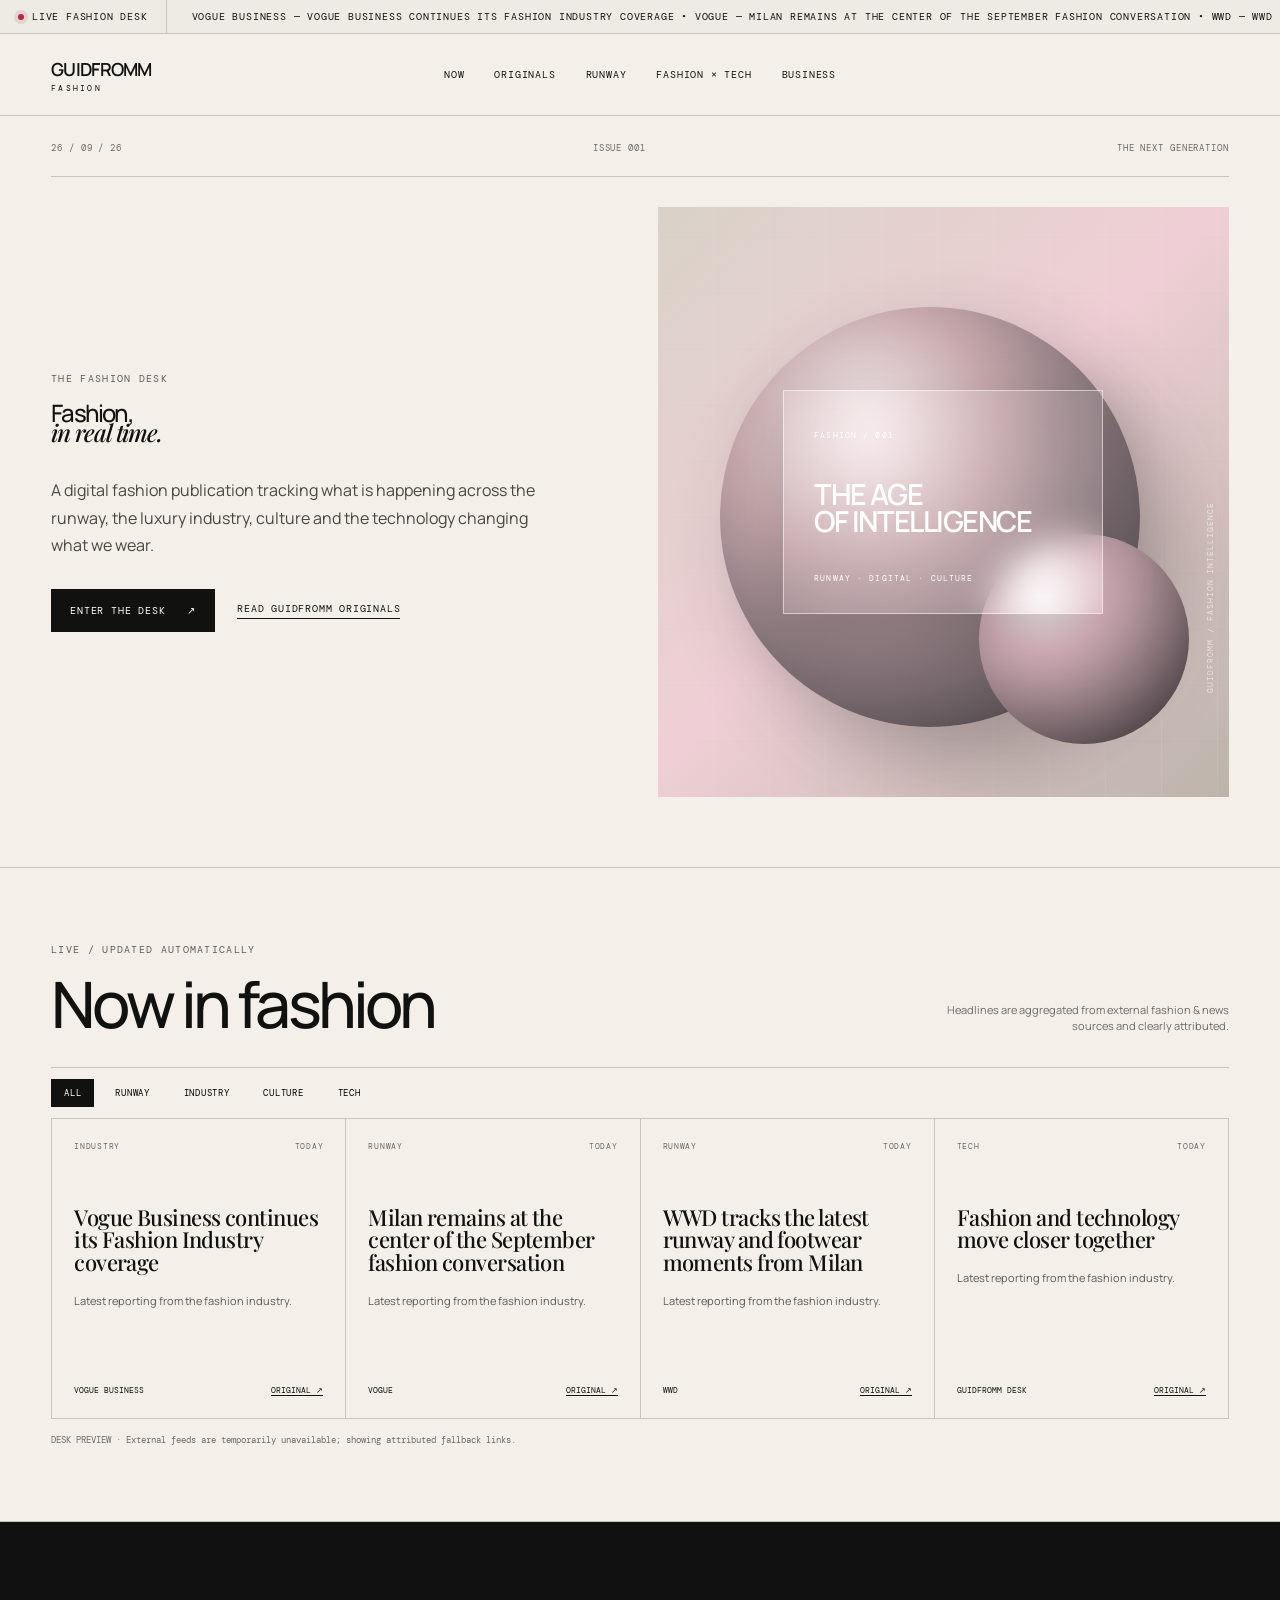
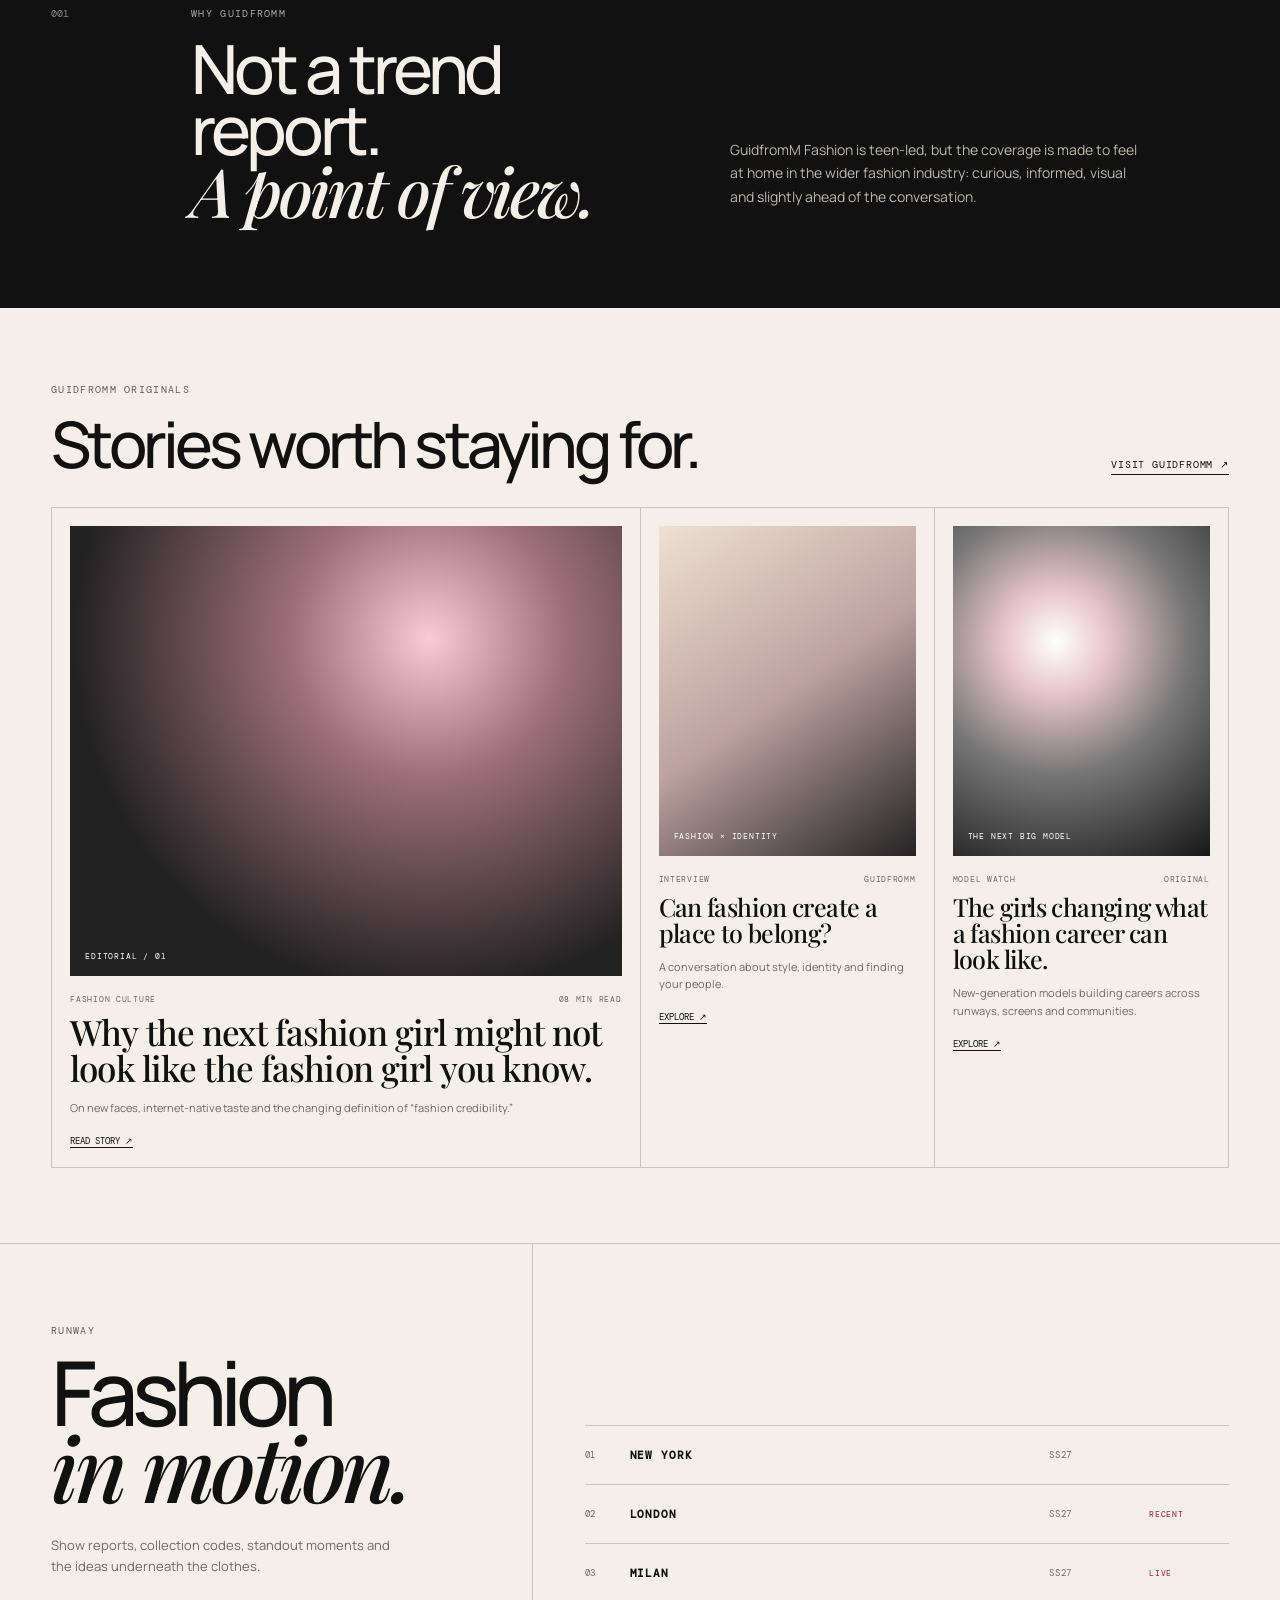
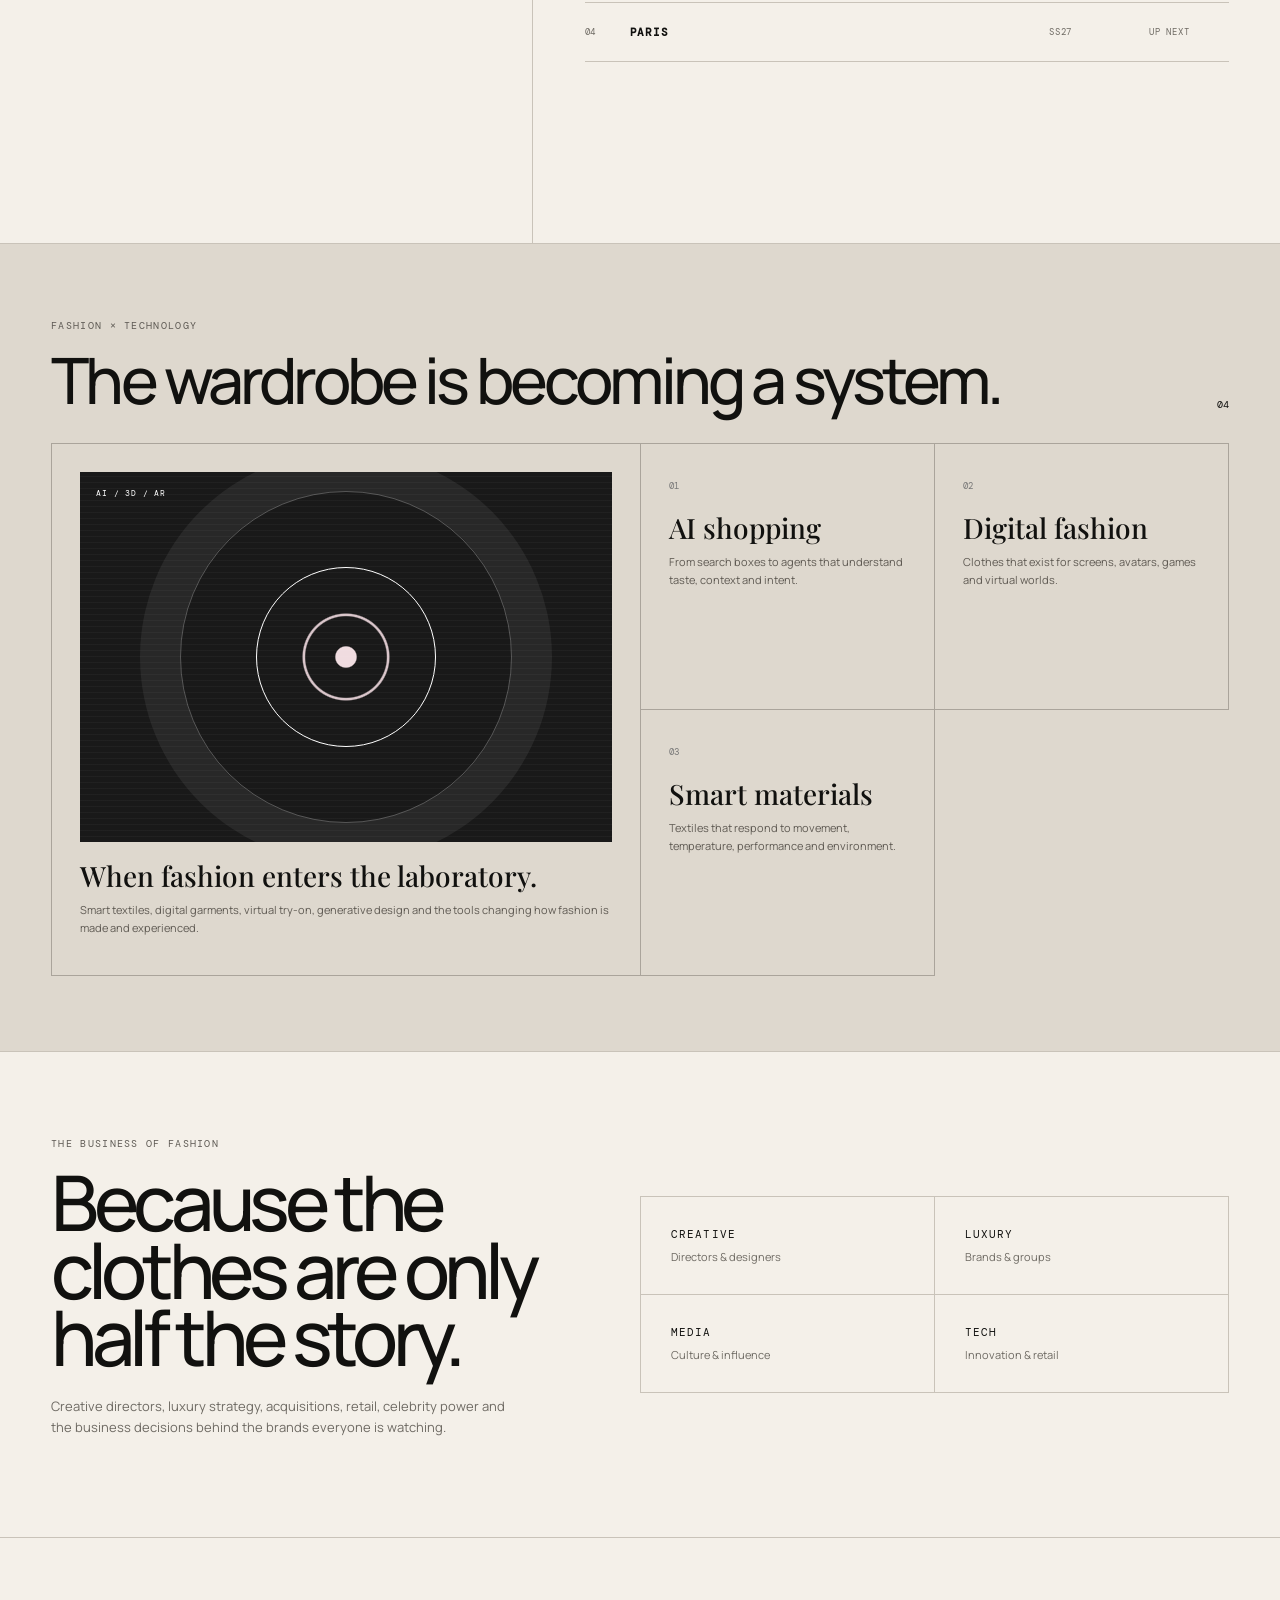
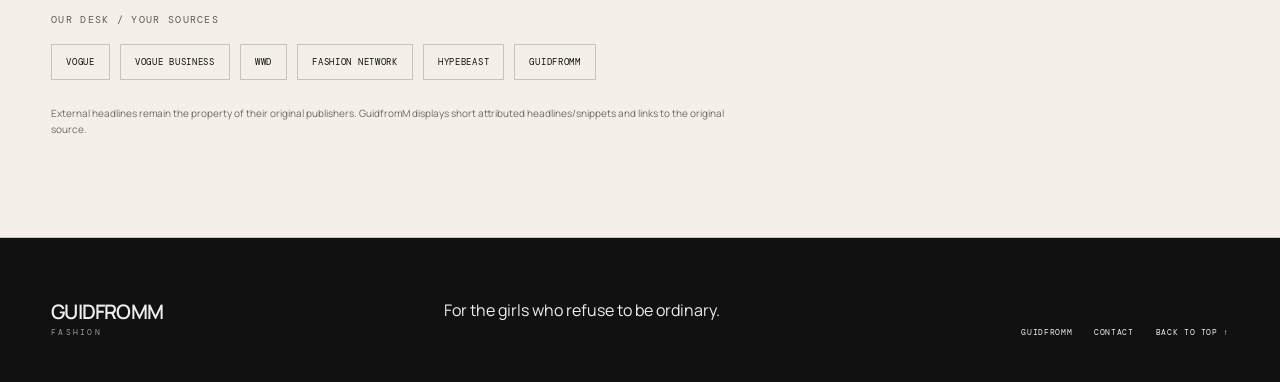
<file: index.html>
<!doctype html>
<html lang="en">
<head>
  <meta charset="utf-8">
  <meta name="viewport" content="width=device-width,initial-scale=1">
  <title>GuidfromM Fashion — The Fashion Desk</title>
  <meta name="description" content="GuidfromM Fashion — a live digital fashion desk covering runway, luxury, culture, business and fashion technology.">
  <meta name="theme-color" content="#f4f0e9">
  <meta property="og:title" content="GuidfromM Fashion — The Fashion Desk">
  <meta property="og:description" content="Fashion news, runway, luxury, culture and technology — through the next generation.">
  <meta property="og:type" content="website">
  <link rel="preconnect" href="https://fonts.googleapis.com">
  <link rel="preconnect" href="https://fonts.gstatic.com" crossorigin>
  <link href="https://fonts.googleapis.com/css2?family=DM+Mono:wght@400;500&family=Manrope:wght@400;500;600;700&family=Playfair+Display:ital,wght@0,500;0,600;1,500;1,600&display=swap" rel="stylesheet">
  <link rel="stylesheet" href="styles.css">
</head>
<body>
  <div class="ticker">
    <div class="ticker-label"><span class="pulse"></span> LIVE FASHION DESK</div>
    <div class="ticker-track" id="tickerTrack">Loading the latest fashion headlines…</div>
  </div>

  <header class="site-header">
    <a class="wordmark" href="#top" aria-label="GuidfromM Fashion home">GUIDFROMM<span>FASHION</span></a>
    <nav>
      <a href="#now">Now</a>
      <a href="#originals">Originals</a>
      <a href="#runway">Runway</a>
      <a href="#tech">Fashion × Tech</a>
      <a href="#business">Business</a>
    </nav>
    <button class="menu-btn" id="menuBtn" aria-label="Open menu">MENU</button>
  </header>

  <main id="top">
    <section class="hero">
      <div class="hero-kicker"><span>26 / 09 / 26</span><span>ISSUE 001</span><span>THE NEXT GENERATION</span></div>
      <div class="hero-grid">
        <div class="hero-copy">
          <p class="eyebrow">THE FASHION DESK</p>
          <h1>Fashion,<br><em>in real time.</em></h1>
          <p class="hero-deck">A digital fashion publication tracking what is happening across the runway, the luxury industry, culture and the technology changing what we wear.</p>
          <div class="hero-actions">
            <a class="button dark" href="#now">Enter the desk <span>↗</span></a>
            <a class="text-link" href="#originals">Read GuidfromM originals</a>
          </div>
        </div>
        <div class="hero-art" aria-label="Abstract editorial fashion artwork">
          <div class="orb orb-one"></div>
          <div class="orb orb-two"></div>
          <div class="glass-card">
            <span>FASHION / 001</span>
            <strong>THE AGE<br>OF INTELLIGENCE</strong>
            <small>RUNWAY · DIGITAL · CULTURE</small>
          </div>
          <div class="vertical-note">GUIDFROMM / FASHION INTELLIGENCE</div>
        </div>
      </div>
    </section>

    <section class="live-section" id="now">
      <div class="section-head">
        <div>
          <p class="eyebrow">LIVE / UPDATED AUTOMATICALLY</p>
          <h2>Now in fashion</h2>
        </div>
        <div class="source-note">Headlines are aggregated from external fashion &amp; news sources and clearly attributed.</div>
      </div>
      <div class="filter-row">
        <button class="filter active" data-filter="all">All</button>
        <button class="filter" data-filter="runway">Runway</button>
        <button class="filter" data-filter="industry">Industry</button>
        <button class="filter" data-filter="culture">Culture</button>
        <button class="filter" data-filter="tech">Tech</button>
      </div>
      <div class="news-grid" id="newsGrid">
        <article class="news-card skeleton"></article>
        <article class="news-card skeleton"></article>
        <article class="news-card skeleton"></article>
        <article class="news-card skeleton"></article>
      </div>
      <div class="feed-status" id="feedStatus">Connecting to the fashion desk…</div>
    </section>

    <section class="manifesto">
      <div class="manifesto-number">001</div>
      <div>
        <p class="eyebrow">WHY GUIDFROMM</p>
        <h2>Not a trend report.<br><em>A point of view.</em></h2>
      </div>
      <p>GuidfromM Fashion is teen-led, but the coverage is made to feel at home in the wider fashion industry: curious, informed, visual and slightly ahead of the conversation.</p>
    </section>

    <section class="originals" id="originals">
      <div class="section-head">
        <div>
          <p class="eyebrow">GUIDFROMM ORIGINALS</p>
          <h2>Stories worth staying for.</h2>
        </div>
        <a class="text-link" href="https://www.guidfromm.info" target="_blank" rel="noopener">Visit GuidfromM ↗</a>
      </div>
      <div class="feature-grid">
        <article class="feature feature-main">
          <div class="feature-image gradient-a"><span>EDITORIAL / 01</span></div>
          <div class="feature-meta"><span>FASHION CULTURE</span><span>08 MIN READ</span></div>
          <h3>Why the next fashion girl might not look like the fashion girl you know.</h3>
          <p>On new faces, internet-native taste and the changing definition of “fashion credibility.”</p>
          <a href="https://www.guidfromm.info/who-is-the-next-big-model/" target="_blank" rel="noopener">Read story ↗</a>
        </article>
        <article class="feature">
          <div class="feature-image gradient-b"><span>FASHION × IDENTITY</span></div>
          <div class="feature-meta"><span>INTERVIEW</span><span>GUIDFROMM</span></div>
          <h3>Can fashion create a place to belong?</h3>
          <p>A conversation about style, identity and finding your people.</p>
          <a href="https://www.guidfromm.info" target="_blank" rel="noopener">Explore ↗</a>
        </article>
        <article class="feature">
          <div class="feature-image gradient-c"><span>THE NEXT BIG MODEL</span></div>
          <div class="feature-meta"><span>MODEL WATCH</span><span>ORIGINAL</span></div>
          <h3>The girls changing what a fashion career can look like.</h3>
          <p>New-generation models building careers across runways, screens and communities.</p>
          <a href="https://www.guidfromm.info/who-is-the-next-big-model/" target="_blank" rel="noopener">Explore ↗</a>
        </article>
      </div>
    </section>

    <section class="split-section" id="runway">
      <div class="split-title">
        <p class="eyebrow">RUNWAY</p>
        <h2>Fashion<br><em>in motion.</em></h2>
        <p>Show reports, collection codes, standout moments and the ideas underneath the clothes.</p>
      </div>
      <div class="runway-panel">
        <div class="city-row"><span>01</span><strong>NEW YORK</strong><small>SS27</small></div>
        <div class="city-row current"><span>02</span><strong>LONDON</strong><small>SS27</small><b>RECENT</b></div>
        <div class="city-row current"><span>03</span><strong>MILAN</strong><small>SS27</small><b>LIVE</b></div>
        <div class="city-row"><span>04</span><strong>PARIS</strong><small>SS27</small><small>UP NEXT</small></div>
      </div>
    </section>

    <section class="tech-section" id="tech">
      <div class="section-head">
        <div>
          <p class="eyebrow">FASHION × TECHNOLOGY</p>
          <h2>The wardrobe is becoming a system.</h2>
        </div>
        <span class="section-index">04</span>
      </div>
      <div class="tech-grid">
        <article class="tech-card tech-large">
          <div class="tech-art"><div class="scanline"></div><div class="tech-circle"></div><span>AI / 3D / AR</span></div>
          <h3>When fashion enters the laboratory.</h3>
          <p>Smart textiles, digital garments, virtual try-on, generative design and the tools changing how fashion is made and experienced.</p>
        </article>
        <article class="tech-card">
          <span class="tech-no">01</span>
          <h3>AI shopping</h3>
          <p>From search boxes to agents that understand taste, context and intent.</p>
        </article>
        <article class="tech-card">
          <span class="tech-no">02</span>
          <h3>Digital fashion</h3>
          <p>Clothes that exist for screens, avatars, games and virtual worlds.</p>
        </article>
        <article class="tech-card">
          <span class="tech-no">03</span>
          <h3>Smart materials</h3>
          <p>Textiles that respond to movement, temperature, performance and environment.</p>
        </article>
      </div>
    </section>

    <section class="business-section" id="business">
      <div class="business-copy">
        <p class="eyebrow">THE BUSINESS OF FASHION</p>
        <h2>Because the clothes are only half the story.</h2>
        <p>Creative directors, luxury strategy, acquisitions, retail, celebrity power and the business decisions behind the brands everyone is watching.</p>
      </div>
      <div class="numbers">
        <div><strong>CREATIVE</strong><span>Directors &amp; designers</span></div>
        <div><strong>LUXURY</strong><span>Brands &amp; groups</span></div>
        <div><strong>MEDIA</strong><span>Culture &amp; influence</span></div>
        <div><strong>TECH</strong><span>Innovation &amp; retail</span></div>
      </div>
    </section>

    <section class="sources">
      <p class="eyebrow">OUR DESK / YOUR SOURCES</p>
      <div class="source-list">
        <span>VOGUE</span><span>VOGUE BUSINESS</span><span>WWD</span><span>FASHION NETWORK</span><span>HYPEBEAST</span><span>GUIDFROMM</span>
      </div>
      <p class="source-disclaimer">External headlines remain the property of their original publishers. GuidfromM displays short attributed headlines/snippets and links to the original source.</p>
    </section>
  </main>

  <footer>
    <div class="footer-brand">GUIDFROMM<span>FASHION</span></div>
    <p>For the girls who refuse to be ordinary.</p>
    <div class="footer-links"><a href="https://www.guidfromm.info" target="_blank" rel="noopener">GUIDFROMM</a><a href="mailto:hello@guidfromm.info">CONTACT</a><a href="#top">BACK TO TOP ↑</a></div>
  </footer>

  <div class="mobile-menu" id="mobileMenu">
    <button id="closeMenu">CLOSE ×</button>
    <a href="#now">Now</a><a href="#originals">Originals</a><a href="#runway">Runway</a><a href="#tech">Fashion × Tech</a><a href="#business">Business</a>
  </div>
  <script src="app.js"></script>
</body>
</html>
</file>
<file: styles.css>
:root{
  --paper:#f4f0e9;--ink:#11110f;--muted:#6e6a63;--line:#c9c3b9;--pink:#e9cbd1;
  --serif:"Playfair Display",Georgia,serif;--sans:"Manrope",Arial,sans-serif;--mono:"DM Mono",monospace
}
*{box-sizing:border-box}html{scroll-behavior:smooth}body{margin:0;background:var(--paper);color:var(--ink);font-family:var(--sans);overflow-x:hidden}
a{color:inherit;text-decoration:none}button{font:inherit}.ticker{height:34px;border-bottom:1px solid var(--line);display:flex;align-items:center;overflow:hidden;font:10px var(--mono);letter-spacing:.08em;text-transform:uppercase;background:#eeebe4}.ticker-label{height:100%;padding:0 18px;border-right:1px solid var(--line);display:flex;align-items:center;gap:8px;white-space:nowrap}.pulse{width:6px;height:6px;border-radius:50%;background:#b22742;box-shadow:0 0 0 4px #b2274220}.ticker-track{white-space:nowrap;padding-left:25px;animation:marquee 35s linear infinite}.ticker-track:hover{animation-play-state:paused}@keyframes marquee{to{transform:translateX(-45%)}} 
.site-header{height:82px;border-bottom:1px solid var(--line);display:grid;grid-template-columns:1fr auto 1fr;align-items:center;padding:0 4vw;position:sticky;top:0;z-index:20;background:#f4f0e9ed;backdrop-filter:blur(14px)}.wordmark{font:600 18px var(--sans);letter-spacing:-.04em}.wordmark span,.footer-brand span{display:block;font:8px var(--mono);letter-spacing:.28em;margin-top:2px}.site-header nav{display:flex;gap:30px;font:10px var(--mono);text-transform:uppercase;letter-spacing:.08em}.site-header nav a:hover,.text-link:hover{opacity:.55}.menu-btn{justify-self:end;border:0;background:none;font:10px var(--mono);display:none}
.hero{padding:26px 4vw 70px;border-bottom:1px solid var(--line)}.hero-kicker{display:flex;justify-content:space-between;font:9px var(--mono);letter-spacing:.1em;color:var(--muted);padding:0 0 22px}.hero-grid{display:grid;grid-template-columns:1.03fr .97fr;min-height:590px;border-top:1px solid var(--line);padding-top:30px}.hero-copy{display:flex;flex-direction:column;justify-content:center;padding:4vw 5vw 4vw 0}.eyebrow{font:10px var(--mono);letter-spacing:.13em;text-transform:uppercase;margin:0 0 18px;color:#5f5b55}.hero h1{font:clamp(62px,9vw,142px);line-height:.82;letter-spacing:-.075em;margin:0 0 35px;font-weight:500}.hero h1 em,.manifesto h2 em,.split-title h2 em{font-family:var(--serif);font-weight:500;letter-spacing:-.05em}.hero-deck{max-width:510px;font-size:16px;line-height:1.7;color:#494640;margin:0 0 30px}.hero-actions{display:flex;align-items:center;gap:22px}.button{display:inline-flex;gap:22px;align-items:center;padding:15px 19px;font:10px var(--mono);text-transform:uppercase;letter-spacing:.08em}.button.dark{background:var(--ink);color:#fff}.text-link{font:10px var(--mono);text-transform:uppercase;letter-spacing:.08em;border-bottom:1px solid var(--ink);padding-bottom:3px}
.hero-art{position:relative;overflow:hidden;min-height:590px;background:linear-gradient(135deg,#d9d2c8,#efcfd5 48%,#bcb4ab);display:flex;align-items:center;justify-content:center}.hero-art:before{content:"";position:absolute;inset:0;background:repeating-linear-gradient(90deg,transparent 0 55px,#ffffff24 56px),repeating-linear-gradient(0deg,transparent 0 55px,#00000010 56px);mix-blend-mode:overlay}.orb{position:absolute;border-radius:50%;filter:blur(.3px)}.orb-one{width:420px;height:420px;background:radial-gradient(circle at 35% 30%,#fff8 0 5%,#c7a9ad 32%,#7c6d72 63%,#282729 100%);left:11%;top:17%;box-shadow:30px 35px 80px #3335}.orb-two{width:210px;height:210px;background:radial-gradient(circle at 30% 25%,#fff 0 4%,#d8b3bc 30%,#6f5f64 70%,#222 100%);right:7%;bottom:9%}.glass-card{position:relative;z-index:2;width:min(320px,60%);padding:30px;background:#ffffff18;border:1px solid #fff8;backdrop-filter:blur(18px);box-shadow:0 20px 60px #0003;color:#fff}.glass-card span,.glass-card small{font:8px var(--mono);letter-spacing:.14em}.glass-card strong{display:block;font-size:29px;line-height:.92;margin:38px 0;font-weight:600;letter-spacing:-.05em}.glass-card small{display:block}.vertical-note{position:absolute;right:14px;top:50%;writing-mode:vertical-rl;transform:rotate(180deg);font:8px var(--mono);letter-spacing:.12em;color:#fff9}
.live-section,.originals,.tech-section,.sources{padding:75px 4vw;border-bottom:1px solid var(--line)}.section-head{display:flex;justify-content:space-between;align-items:end;gap:30px;margin-bottom:32px}.section-head h2{font-size:clamp(35px,5vw,66px);line-height:.95;letter-spacing:-.06em;margin:0;font-weight:500}.source-note{max-width:320px;color:var(--muted);font-size:11px;line-height:1.5;text-align:right}.filter-row{display:flex;gap:8px;border-top:1px solid var(--line);border-bottom:1px solid var(--line);padding:11px 0;margin-bottom:0}.filter{border:1px solid transparent;background:none;padding:7px 12px;font:9px var(--mono);text-transform:uppercase;letter-spacing:.08em;cursor:pointer}.filter.active{background:var(--ink);color:#fff}.news-grid{display:grid;grid-template-columns:repeat(4,1fr);border-left:1px solid var(--line)}.news-card{min-height:300px;border-right:1px solid var(--line);border-bottom:1px solid var(--line);padding:22px;display:flex;flex-direction:column;transition:background .25s}.news-card:hover{background:#ebe6de}.news-card .news-top{display:flex;justify-content:space-between;gap:10px;font:8px var(--mono);letter-spacing:.09em;color:var(--muted);text-transform:uppercase}.news-card h3{font:500 22px/1.03 var(--serif);margin:55px 0 18px;letter-spacing:-.025em}.news-card p{font-size:11px;line-height:1.55;color:#5d5953;margin:0}.news-card .news-bottom{margin-top:auto;padding-top:22px;display:flex;justify-content:space-between;font:8px var(--mono);text-transform:uppercase}.news-card .news-bottom a{border-bottom:1px solid}.skeleton{background:linear-gradient(90deg,#ebe6de 25%,#f4f0e9 50%,#ebe6de 75%);background-size:200% 100%;animation:shimmer 1.2s infinite}@keyframes shimmer{to{background-position:-200% 0}}.feed-status{font:9px var(--mono);color:var(--muted);padding-top:15px}
.manifesto{display:grid;grid-template-columns:100px 1fr 1fr;gap:40px;padding:85px 4vw;background:#111;color:#f4f0e9}.manifesto .eyebrow{color:#aaa}.manifesto h2{font-size:clamp(38px,5.3vw,72px);line-height:.9;letter-spacing:-.06em;font-weight:500;margin:0}.manifesto>p:last-child{align-self:end;max-width:420px;font-size:14px;line-height:1.7;color:#bbb7b0}.manifesto-number{font:10px var(--mono);color:#888}
.feature-grid{display:grid;grid-template-columns:2fr 1fr 1fr;border-top:1px solid var(--line);border-left:1px solid var(--line)}.feature{padding:18px;border-right:1px solid var(--line);border-bottom:1px solid var(--line)}.feature-image{height:330px;position:relative;overflow:hidden;display:flex;align-items:flex-end;padding:15px;color:#fff;font:8px var(--mono);letter-spacing:.1em}.feature-main .feature-image{height:450px}.gradient-a{background:radial-gradient(circle at 65% 25%,#f8cbd6,#9d6e7b 28%,#222 72%),linear-gradient(120deg,#eee,#111)}.gradient-b{background:linear-gradient(145deg,#eee0d2,#bda2a0 50%,#242324)}.gradient-c{background:radial-gradient(circle at 40% 35%,#fff,#e7c4cb 20%,#777 50%,#171717 100%)}.feature-meta{display:flex;justify-content:space-between;font:8px var(--mono);letter-spacing:.09em;color:var(--muted);margin:18px 0 10px}.feature h3{font:500 25px/1.05 var(--serif);letter-spacing:-.025em;margin:0 0 12px}.feature-main h3{font-size:35px}.feature p{font-size:11px;line-height:1.55;color:var(--muted)}.feature a{display:inline-block;margin-top:8px;font:9px var(--mono);text-transform:uppercase;border-bottom:1px solid}
.split-section{display:grid;grid-template-columns:1fr 1.4fr;border-bottom:1px solid var(--line);min-height:600px}.split-title{padding:80px 4vw;border-right:1px solid var(--line)}.split-title h2{font-size:clamp(50px,7vw,100px);line-height:.82;letter-spacing:-.075em;font-weight:500;margin:0 0 30px}.split-title>p:last-child{max-width:350px;color:var(--muted);line-height:1.6;font-size:13px}.runway-panel{padding:70px 4vw;display:flex;flex-direction:column;justify-content:center}.city-row{display:grid;grid-template-columns:45px 1fr 100px 80px;align-items:center;border-top:1px solid var(--line);padding:22px 0;font:11px var(--mono);letter-spacing:.08em}.city-row:last-child{border-bottom:1px solid var(--line)}.city-row span,.city-row small{color:var(--muted);font-size:9px}.city-row b{font-size:8px;color:#a43a50;font-weight:500}
.tech-section{background:#ded8ce}.section-index{font:10px var(--mono)}.tech-grid{display:grid;grid-template-columns:2fr 1fr 1fr;border-top:1px solid #aaa49b;border-left:1px solid #aaa49b}.tech-card{padding:28px;border-right:1px solid #aaa49b;border-bottom:1px solid #aaa49b;min-height:220px}.tech-large{grid-row:span 2}.tech-art{height:370px;background:#191919;position:relative;overflow:hidden;color:#fff;display:flex;align-items:center;justify-content:center}.tech-art:before{content:"";position:absolute;width:330px;height:330px;border:1px solid #fff4;border-radius:50%;box-shadow:0 0 0 40px #fff1,0 0 0 80px #fff0}.tech-circle{width:180px;height:180px;border-radius:50%;border:1px solid #fff;background:radial-gradient(circle,#f0dce0 0 8%,transparent 9% 32%,#d9c5ca 33% 34%,transparent 35%);animation:spin 18s linear infinite}@keyframes spin{to{transform:rotate(360deg)}}.scanline{position:absolute;inset:0;background:repeating-linear-gradient(0deg,transparent 0 5px,#fff1 6px);z-index:2}.tech-art span{position:absolute;left:16px;top:16px;font:8px var(--mono);letter-spacing:.1em}.tech-card h3{font:500 28px/1 var(--serif);margin:20px 0 10px}.tech-card p{font-size:11px;line-height:1.6;color:#5f5a53}.tech-no{font:9px var(--mono);color:#777}
.business-section{display:grid;grid-template-columns:1fr 1fr;padding:85px 4vw;border-bottom:1px solid var(--line)}.business-copy{padding-right:8vw}.business-copy h2{font-size:clamp(42px,6vw,82px);line-height:.88;letter-spacing:-.07em;font-weight:500;margin:0 0 25px}.business-copy p:last-child{max-width:470px;color:var(--muted);line-height:1.65;font-size:13px}.numbers{display:grid;grid-template-columns:1fr 1fr;border-top:1px solid var(--line);border-left:1px solid var(--line);align-self:center}.numbers div{padding:30px;border-right:1px solid var(--line);border-bottom:1px solid var(--line)}.numbers strong{display:block;font:11px var(--mono);letter-spacing:.1em}.numbers span{display:block;font-size:11px;color:var(--muted);margin-top:8px}
.sources{padding-bottom:90px}.source-list{display:flex;flex-wrap:wrap;gap:10px}.source-list span{border:1px solid var(--line);padding:11px 14px;font:9px var(--mono);letter-spacing:.08em}.source-disclaimer{max-width:700px;font-size:10px;color:var(--muted);line-height:1.6;margin-top:25px}
footer{background:#111;color:#eee;padding:45px 4vw;display:grid;grid-template-columns:1fr 1fr 1fr;align-items:end}.footer-brand{font:600 20px var(--sans);letter-spacing:-.04em}.footer-brand span{color:#999}.footer-links{justify-self:end;display:flex;gap:22px;font:8px var(--mono);letter-spacing:.08em}.footer-links a:hover{opacity:.5}.footer p{font:10px var(--mono);color:#888}
.mobile-menu{position:fixed;inset:0;background:#111;color:#fff;z-index:50;display:none;flex-direction:column;padding:30px 7vw}.mobile-menu.open{display:flex}.mobile-menu button{background:none;color:#fff;border:0;text-align:right;font:10px var(--mono);margin-bottom:70px}.mobile-menu a{font:500 38px var(--serif);padding:13px 0;border-bottom:1px solid #333}
@media(max-width:900px){.site-header{grid-template-columns:1fr auto}.site-header nav{display:none}.menu-btn{display:block}.hero-grid,.split-section,.business-section{grid-template-columns:1fr}.hero-art{min-height:450px}.news-grid{grid-template-columns:repeat(2,1fr)}.feature-grid{grid-template-columns:1fr 1fr}.feature-main{grid-column:span 2}.tech-grid{grid-template-columns:1fr 1fr}.tech-large{grid-row:auto;grid-column:span 2}.manifesto{grid-template-columns:60px 1fr}.manifesto>p:last-child{grid-column:2}.split-title{border-right:0;border-bottom:1px solid var(--line)}.business-copy{padding-right:0;margin-bottom:50px}.hero-copy{padding-right:0}.hero-art{margin-top:25px}}
@media(max-width:600px){.site-header{height:68px;padding:0 18px}.ticker-label{padding:0 12px}.hero,.live-section,.originals,.tech-section,.sources{padding-left:18px;padding-right:18px}.hero{padding-bottom:40px}.hero-kicker{font-size:7px}.hero-grid{min-height:auto}.hero h1{font-size:60px}.hero-deck{font-size:14px}.hero-art{min-height:370px}.glass-card{width:65%}.section-head{align-items:flex-start;flex-direction:column}.source-note{text-align:left}.news-grid{grid-template-columns:1fr}.feature-grid{grid-template-columns:1fr}.feature-main{grid-column:auto}.feature-image,.feature-main .feature-image{height:340px}.tech-grid{grid-template-columns:1fr}.tech-large{grid-column:auto}.manifesto{grid-template-columns:1fr;padding:60px 18px}.manifesto-number{display:none}.manifesto>p:last-child{grid-column:auto}.city-row{grid-template-columns:35px 1fr 65px}.city-row b{display:none}footer{grid-template-columns:1fr;padding:40px 18px;gap:25px}.footer-links{justify-self:start;flex-wrap:wrap}.footer p{order:3}.source-list span{font-size:8px}}
</file>
